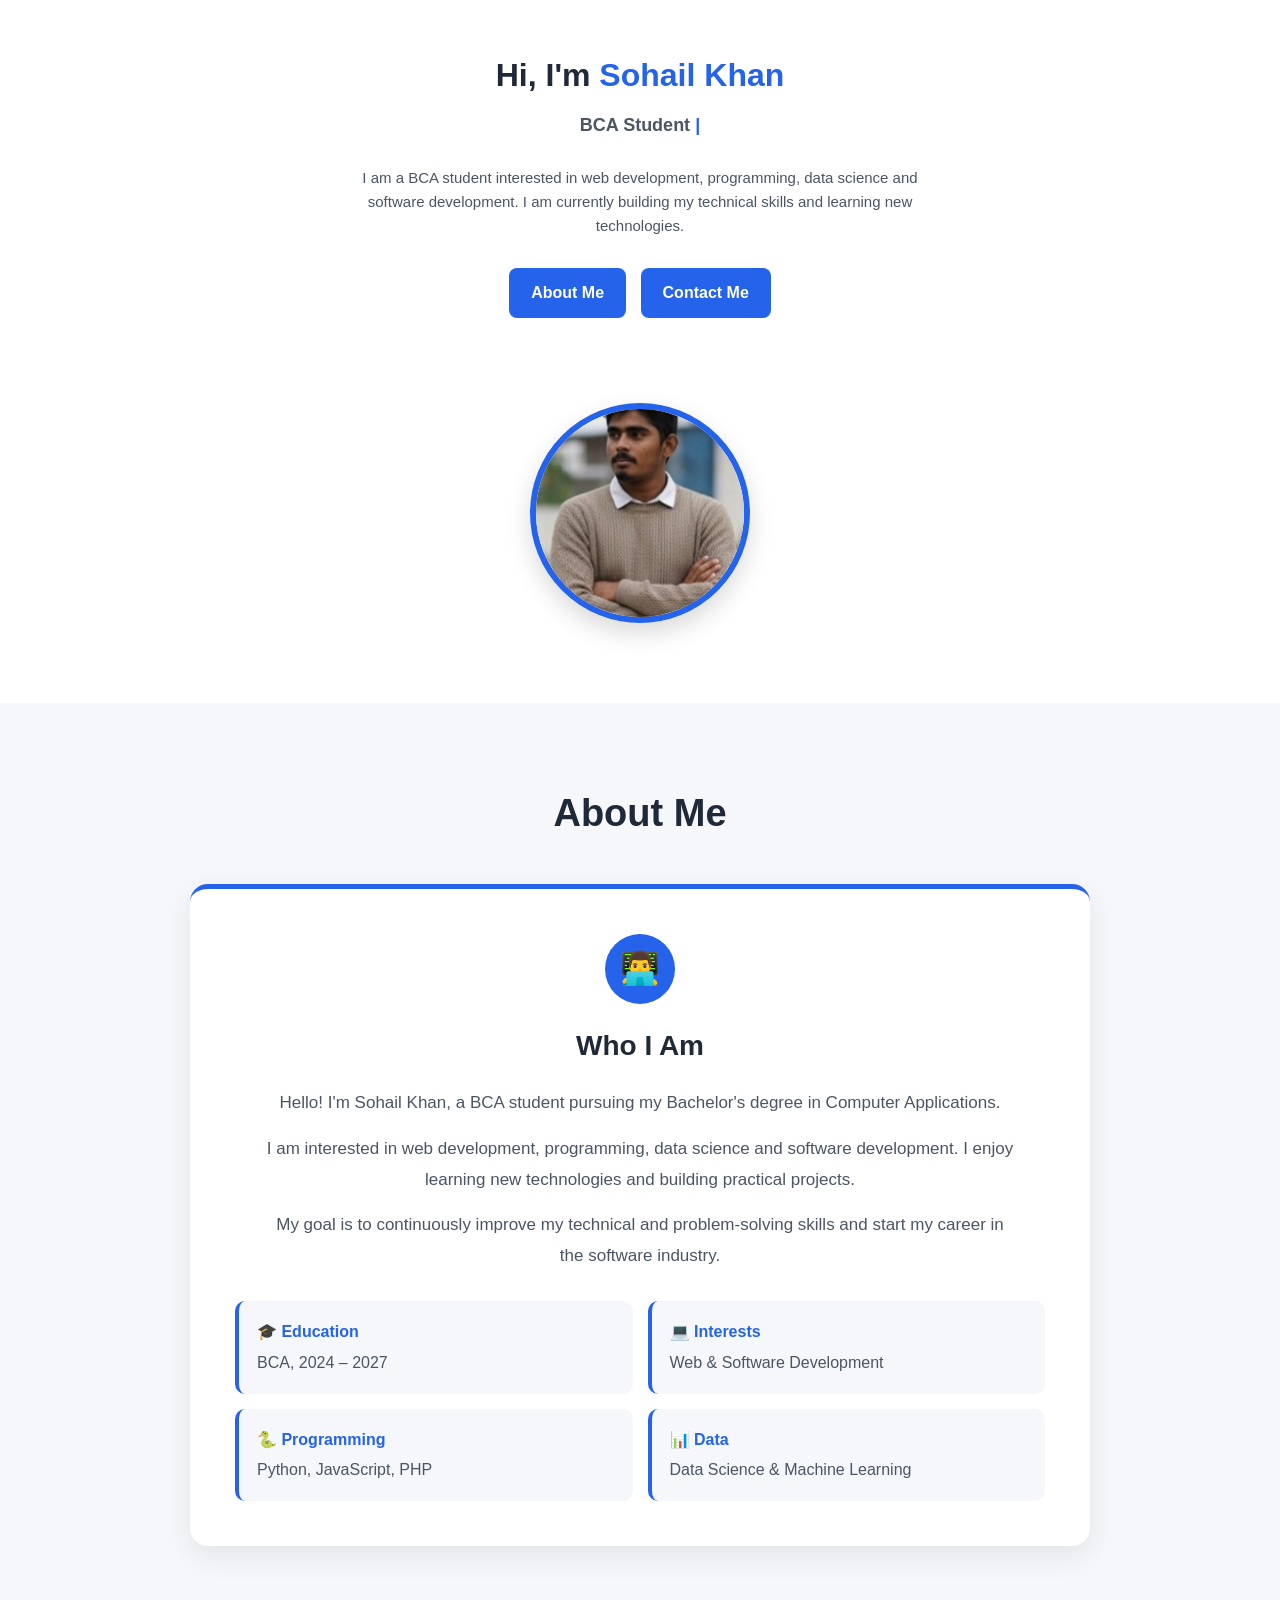
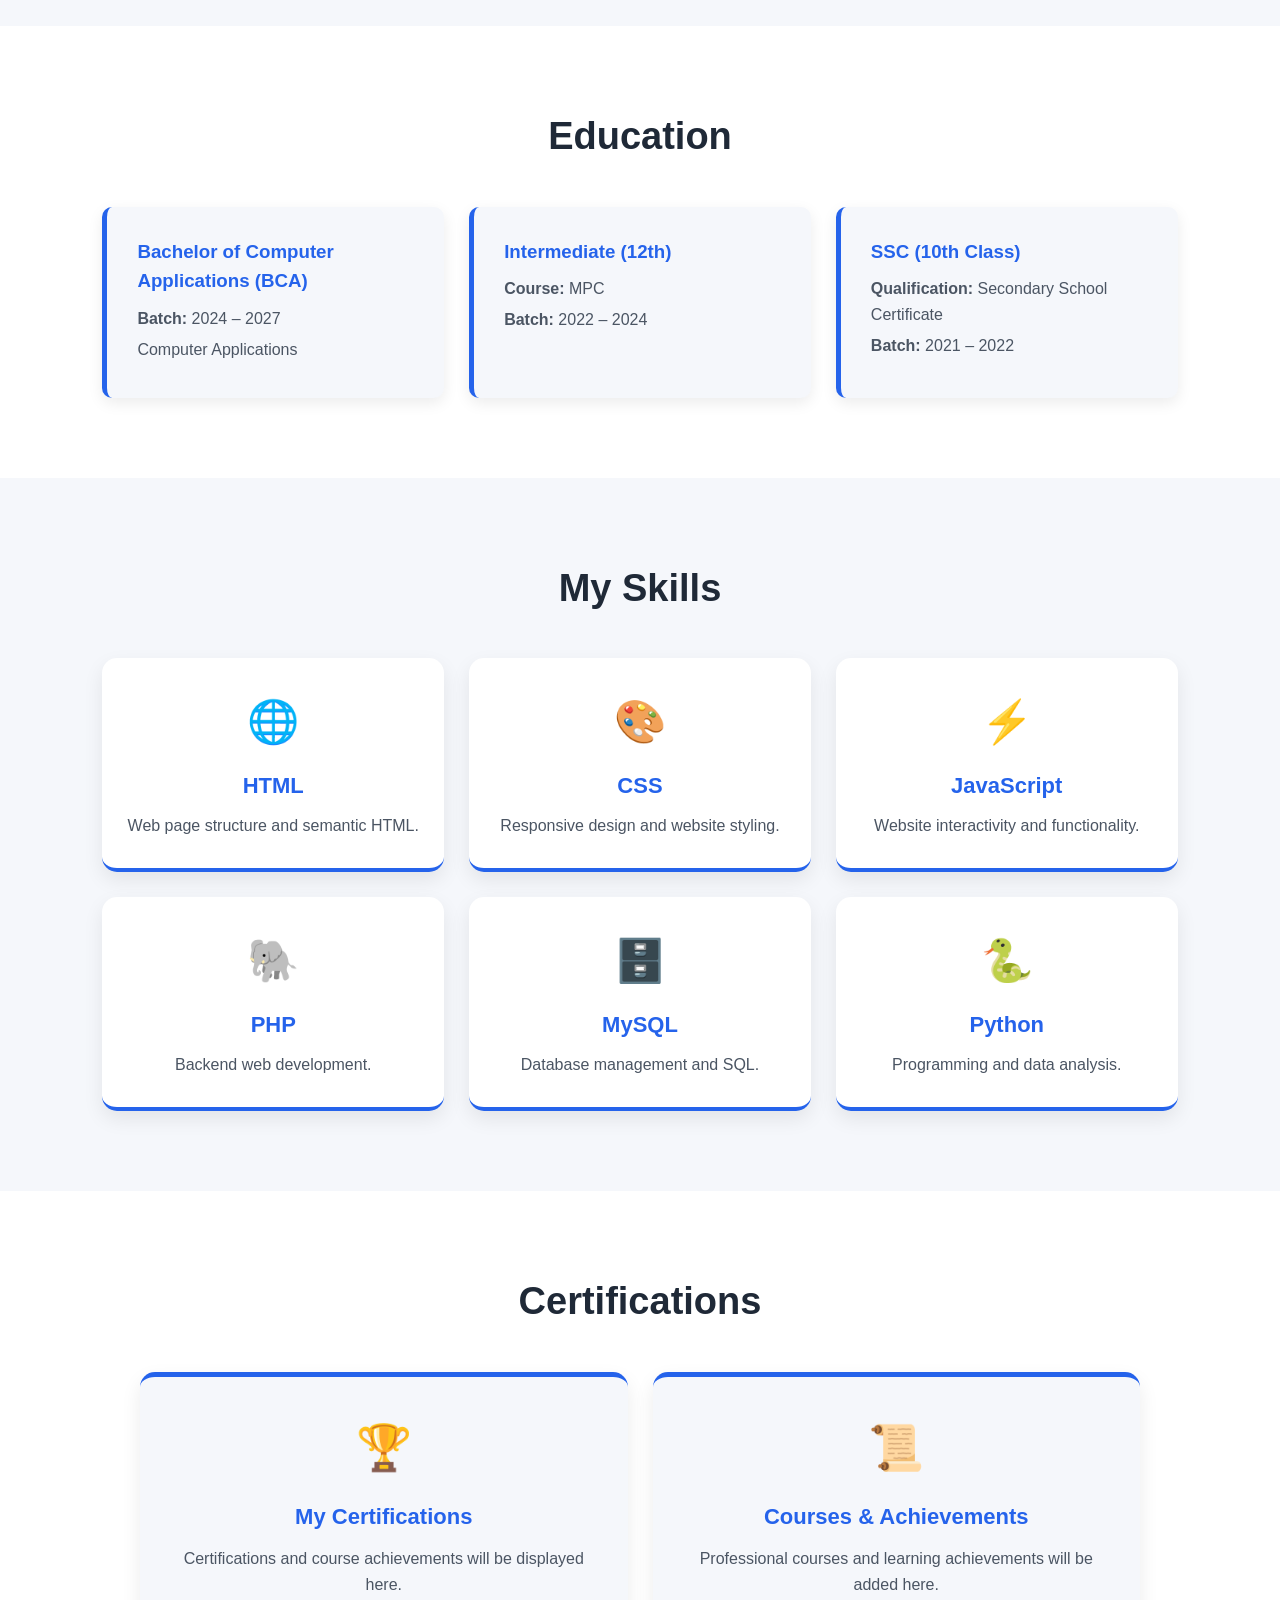
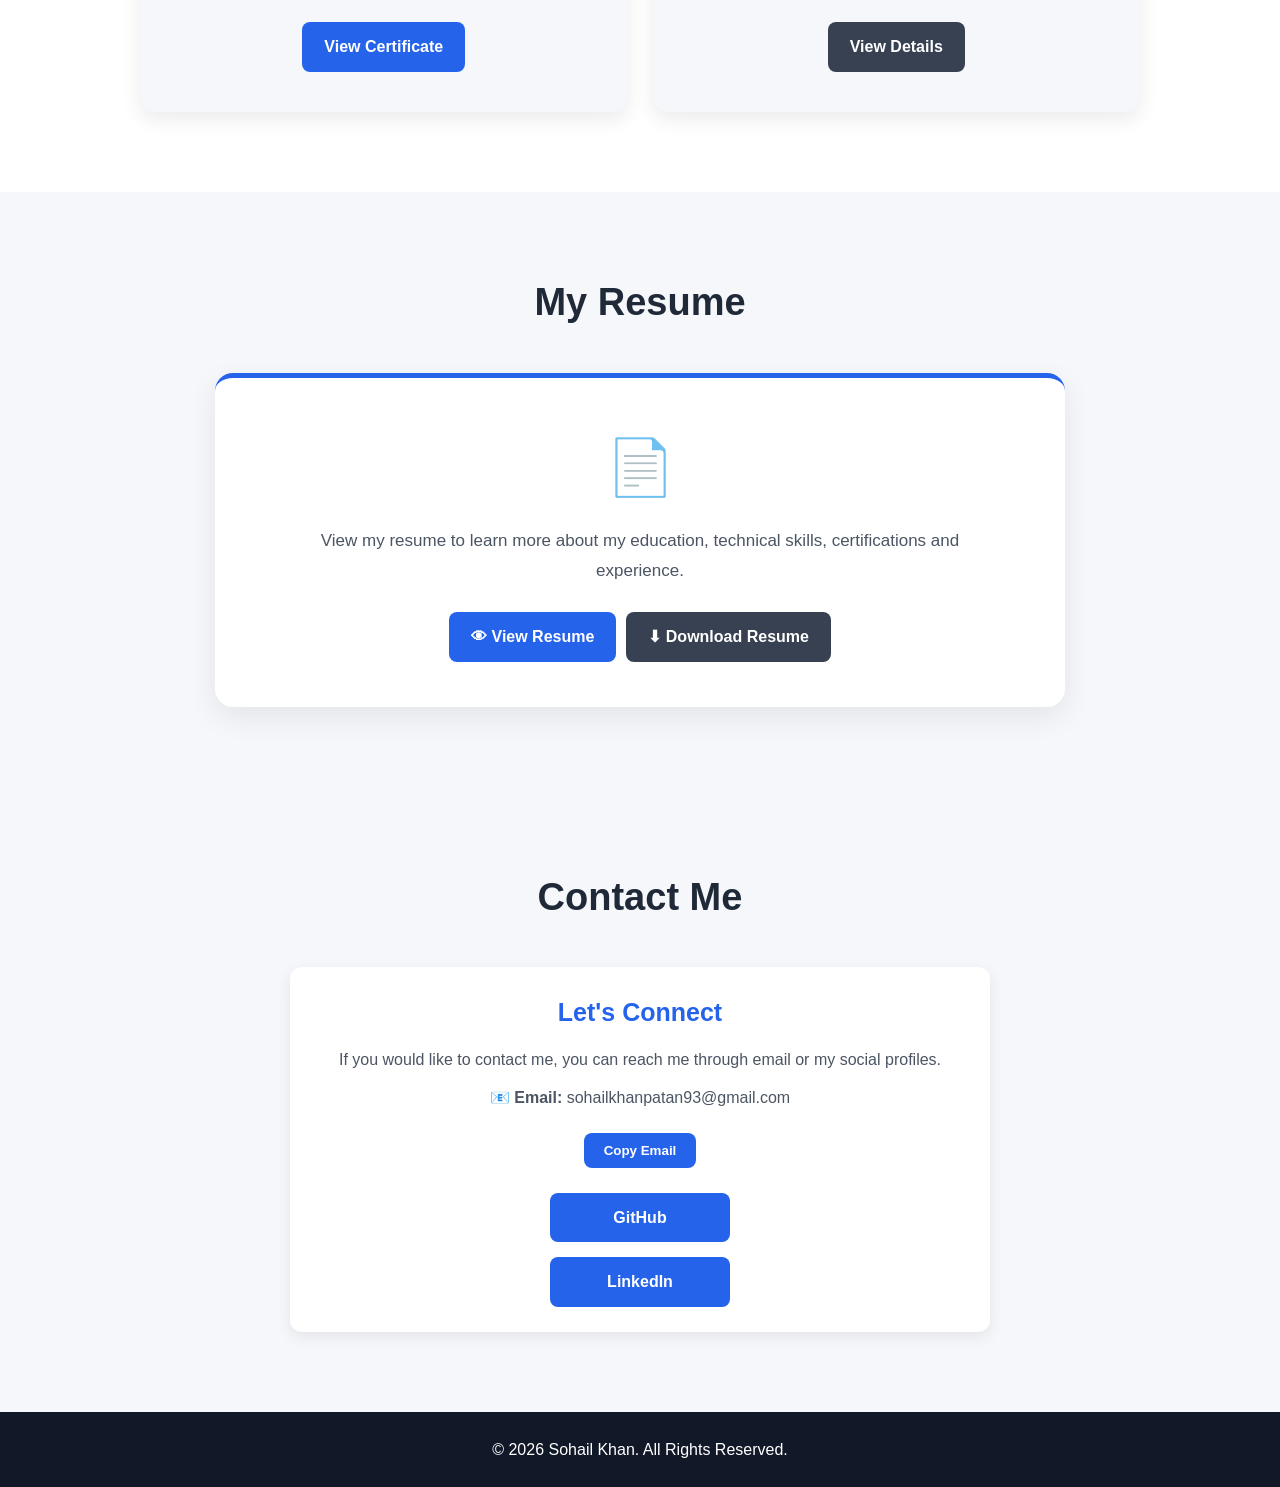
<file: index.html>
<!<!DOCTYPE html>
<html lang="en">

<head>
    <meta charset="UTF-8">
    <meta name="viewport" content="width=device-width, initial-scale=1.0">

    <title>Sohail Khan | Portfolio</title>

    <link rel="stylesheet" href="style1.css">
</head>

<body>

    <!-- =========================
         NAVBAR
    ========================== -->




    <!-- =========================
         HOME
    ========================== -->

    <section id="home" class="home">

        <div class="home-content">

            <h1>
                Hi, I'm <span>Sohail Khan</span>
            </h1>

            <h2 class="typing-text">
                <span id="typing"></span>
                <span class="cursor">|</span>
            </h2>

            <p>
                I am a BCA student interested in web development,
                programming, data science and software development.
                I am currently building my technical skills and
                learning new technologies.
            </p>

            <a href="#about" class="btn">
                About Me
            </a>

            <a href="#contact" class="btn">
                Contact Me
            </a>

        </div>


        <div class="home-image">

             <img src="/images /profile.jpg"
                 alt="Sohail Khan Profile Photo">


        </div>

    </section>


    <!-- =========================
         ABOUT
    ========================== -->

<section id="about">
    <h2 class="section-title">About Me</h2>

    <div class="about-container">

        <div class="about-card">
            <div class="about-icon">👨‍💻</div>

            <h3>Who I Am</h3>

            <p>
                Hello! I'm Sohail Khan, a BCA student pursuing my
                Bachelor's degree in Computer Applications.
            </p>

            <p>
                I am interested in web development, programming,
                data science and software development. I enjoy
                learning new technologies and building practical
                projects.
            </p>

            <p>
                My goal is to continuously improve my technical
                and problem-solving skills and start my career
                in the software industry.
            </p>

            <div class="about-details">

                <div>
                    <strong>🎓 Education</strong>
                    <span>BCA, 2024 – 2027</span>
                </div>

                <div>
                    <strong>💻 Interests</strong>
                    <span>Web & Software Development</span>
                </div>

                <div>
                    <strong>🐍 Programming</strong>
                    <span>Python, JavaScript, PHP</span>
                </div>

                <div>
                    <strong>📊 Data</strong>
                    <span>Data Science & Machine Learning</span>
                </div>

            </div>

        </div>

    </div>
</section>

    <!-- =========================
         EDUCATION
    ========================== -->

<section id="education">
    <h2 class="section-title">Education</h2>

    <div class="education-container">

        <div class="education-card">
            <h3>Bachelor of Computer Applications (BCA)</h3>
            <p><strong>Batch:</strong> 2024 – 2027</p>
            <p>Computer Applications</p>
        </div>

        <div class="education-card">
            <h3>Intermediate (12th)</h3>
            <p><strong>Course:</strong> MPC</p>
            <p><strong>Batch:</strong> 2022 – 2024</p>
        </div>

        <div class="education-card">
            <h3>SSC (10th Class)</h3>
            <p><strong>Qualification:</strong> Secondary School Certificate</p>
             <p><strong>Batch:</strong> 2021 – 2022</p>
            
        </div>

    </div>
</section>


    <!-- =========================
         SKILLS
    ========================== -->

<section id="skills">
    <h2 class="section-title">My Skills</h2>

    <div class="skills-container">

        <div class="skill-card">
            <div class="skill-icon">🌐</div>
            <h3>HTML</h3>
            <p>Web page structure and semantic HTML.</p>
        </div>

        <div class="skill-card">
            <div class="skill-icon">🎨</div>
            <h3>CSS</h3>
            <p>Responsive design and website styling.</p>
        </div>

        <div class="skill-card">
            <div class="skill-icon">⚡</div>
            <h3>JavaScript</h3>
            <p>Website interactivity and functionality.</p>
        </div>

        <div class="skill-card">
            <div class="skill-icon">🐘</div>
            <h3>PHP</h3>
            <p>Backend web development.</p>
        </div>

        <div class="skill-card">
            <div class="skill-icon">🗄️</div>
            <h3>MySQL</h3>
            <p>Database management and SQL.</p>
        </div>

        <div class="skill-card">
            <div class="skill-icon">🐍</div>
            <h3>Python</h3>
            <p>Programming and data analysis.</p>
        </div>

    </div>
</section>


    <!-- =========================
         CERTIFICATIONS
    ========================== -->
<section id="certifications">
    <h2 class="section-title">Certifications</h2>

    <div class="certifications-container">

        <div class="certificate-card">
            <div class="certificate-icon">🏆</div>

            <h3>My Certifications</h3>

            <p>
                Certifications and course achievements will be
                displayed here.
            </p>

            <a href="#" class="btn">
                View Certificate
            </a>
        </div>

        <div class="certificate-card">
            <div class="certificate-icon">📜</div>

            <h3>Courses & Achievements</h3>

            <p>
                Professional courses and learning achievements
                will be added here.
            </p>

            <a href="#" class="btn secondary-btn">
                View Details
            </a>
        </div>

    </div>
</section>


    <!-- =========================
         RESUME
    ========================== -->

   <section id="resume">
    <h2 class="section-title">My Resume</h2>

    <div class="resume-container">

        <div class="resume-card">

            <div class="resume-icon">📄</div>

            

            <p>
                View my resume to learn more about my education,
                technical skills, certifications and experience.
            </p>

            <div class="resume-buttons">

                <a href="resume/resume.pdf"
                   target="_blank"
                   class="btn">
                    👁 View Resume
                </a>

                <a href="resume/resume.pdf"
                   download
                   class="btn secondary-btn">
                    ⬇ Download Resume
                </a>

            </div>

        </div>

    </div>
</section>

    <!-- =========================
         CONTACT
    ========================== -->

    <section id="contact">

        <h2 class="section-title">
            Contact Me
        </h2>

        <div class="contact-container">

            <div class="contact-card">

                <h3>
                    Let's Connect
                </h3>

                <p>
                    If you would like to contact me, you can reach me
                    through email or my social profiles.
                </p>

                <p>
                    
                    📧 <strong>Email:</strong>
                    sohailkhanpatan93@gmail.com
                </p>

                <button id="copyEmail" class="copy-btn">
                    Copy Email
                </button>


                <div class="social-links">

                    <a
                        href="https://github.com/sohailkhanpatan"
                        target="_blank"
                    >
                        GitHub
                    </a>

                    <a
                        href="https://www.linkedin.com/in/patan-sohail-khan-7632273a3?utm_source=share_via&utm_content=profile&utm_medium=member_android"
                        target="_blank"
                    >
                        LinkedIn
                    </a>

                </div>

            </div>

        </div>

    </section>


    <!-- =========================
         FOOTER
    ========================== -->

    <footer>

        <p>
            © <span id="year"></span> Sohail Khan.
            All Rights Reserved.
        </p>

    </footer>


    <!-- BACK TO TOP -->

    <button id="backToTop" title="Back to Top">
        ↑
    </button>


    <!-- JAVASCRIPT -->

    <script src="script1.js"></script>

</body>

</html>
</file>
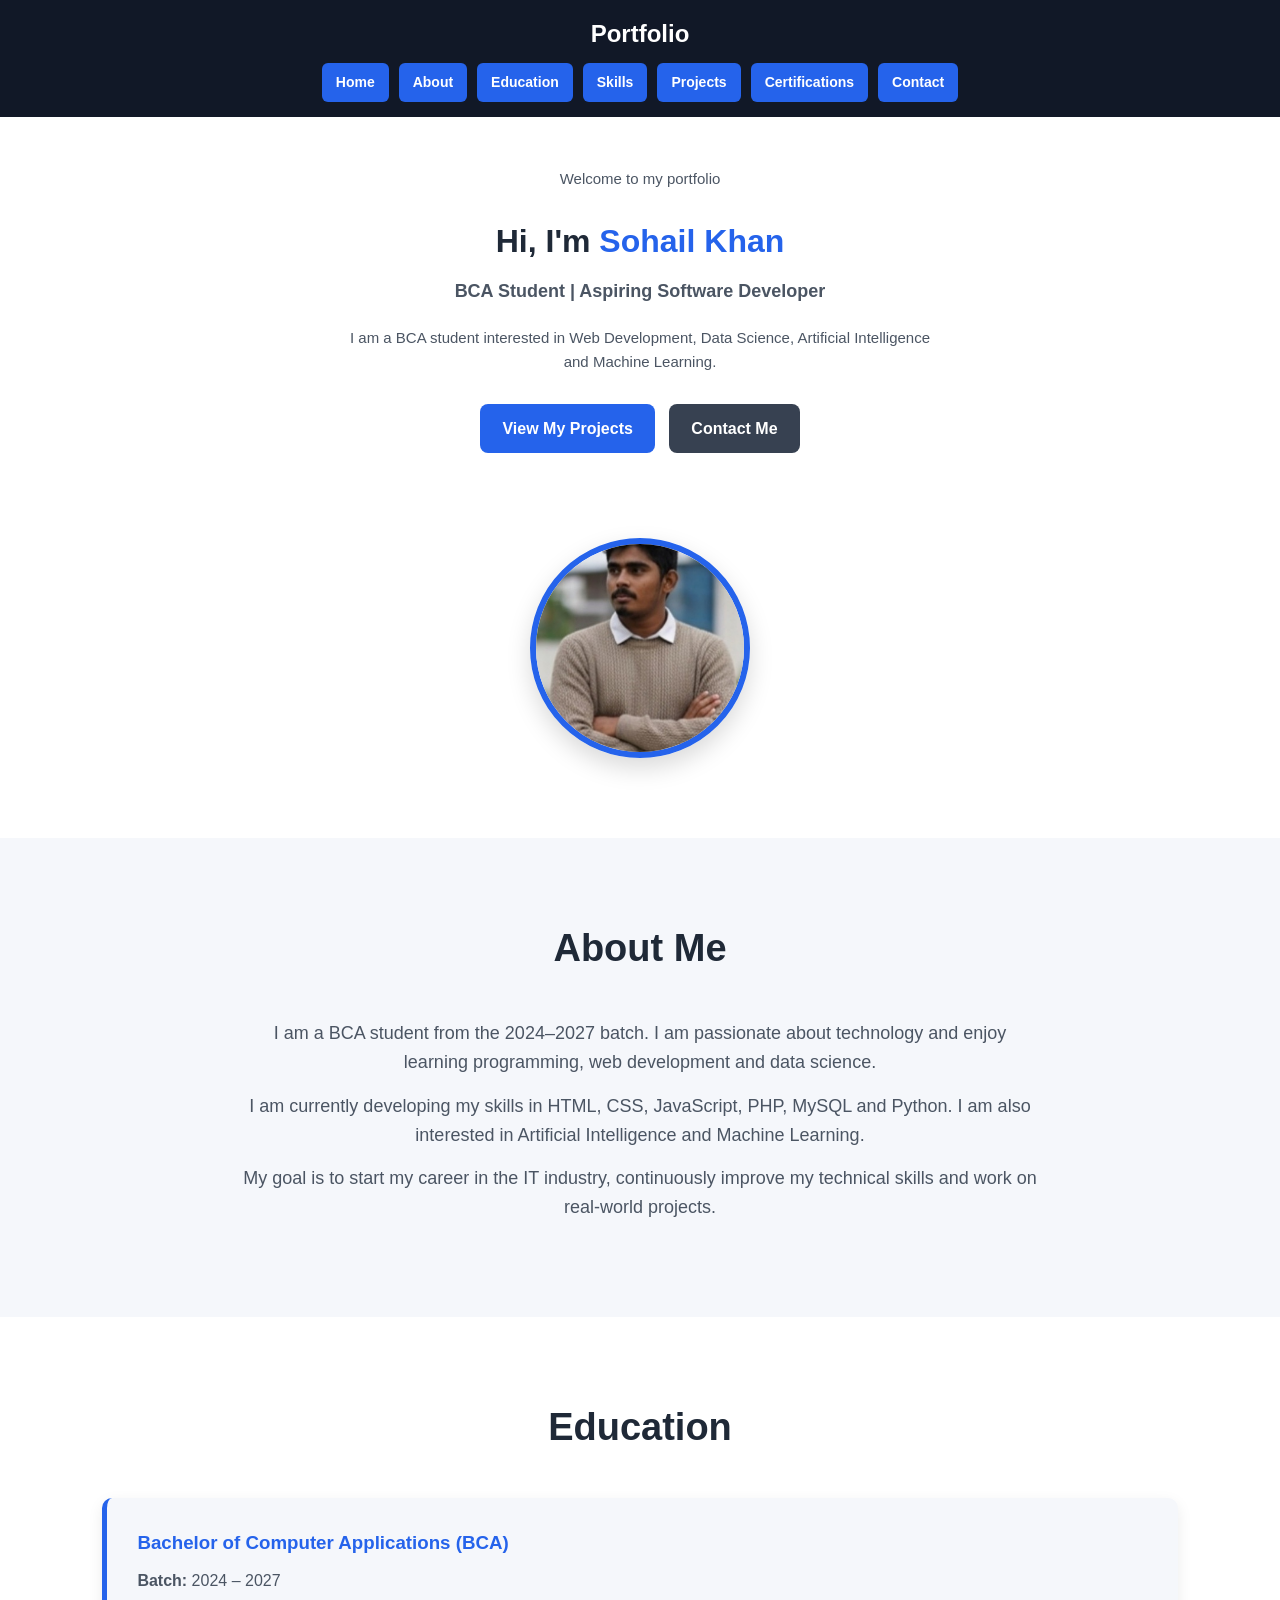
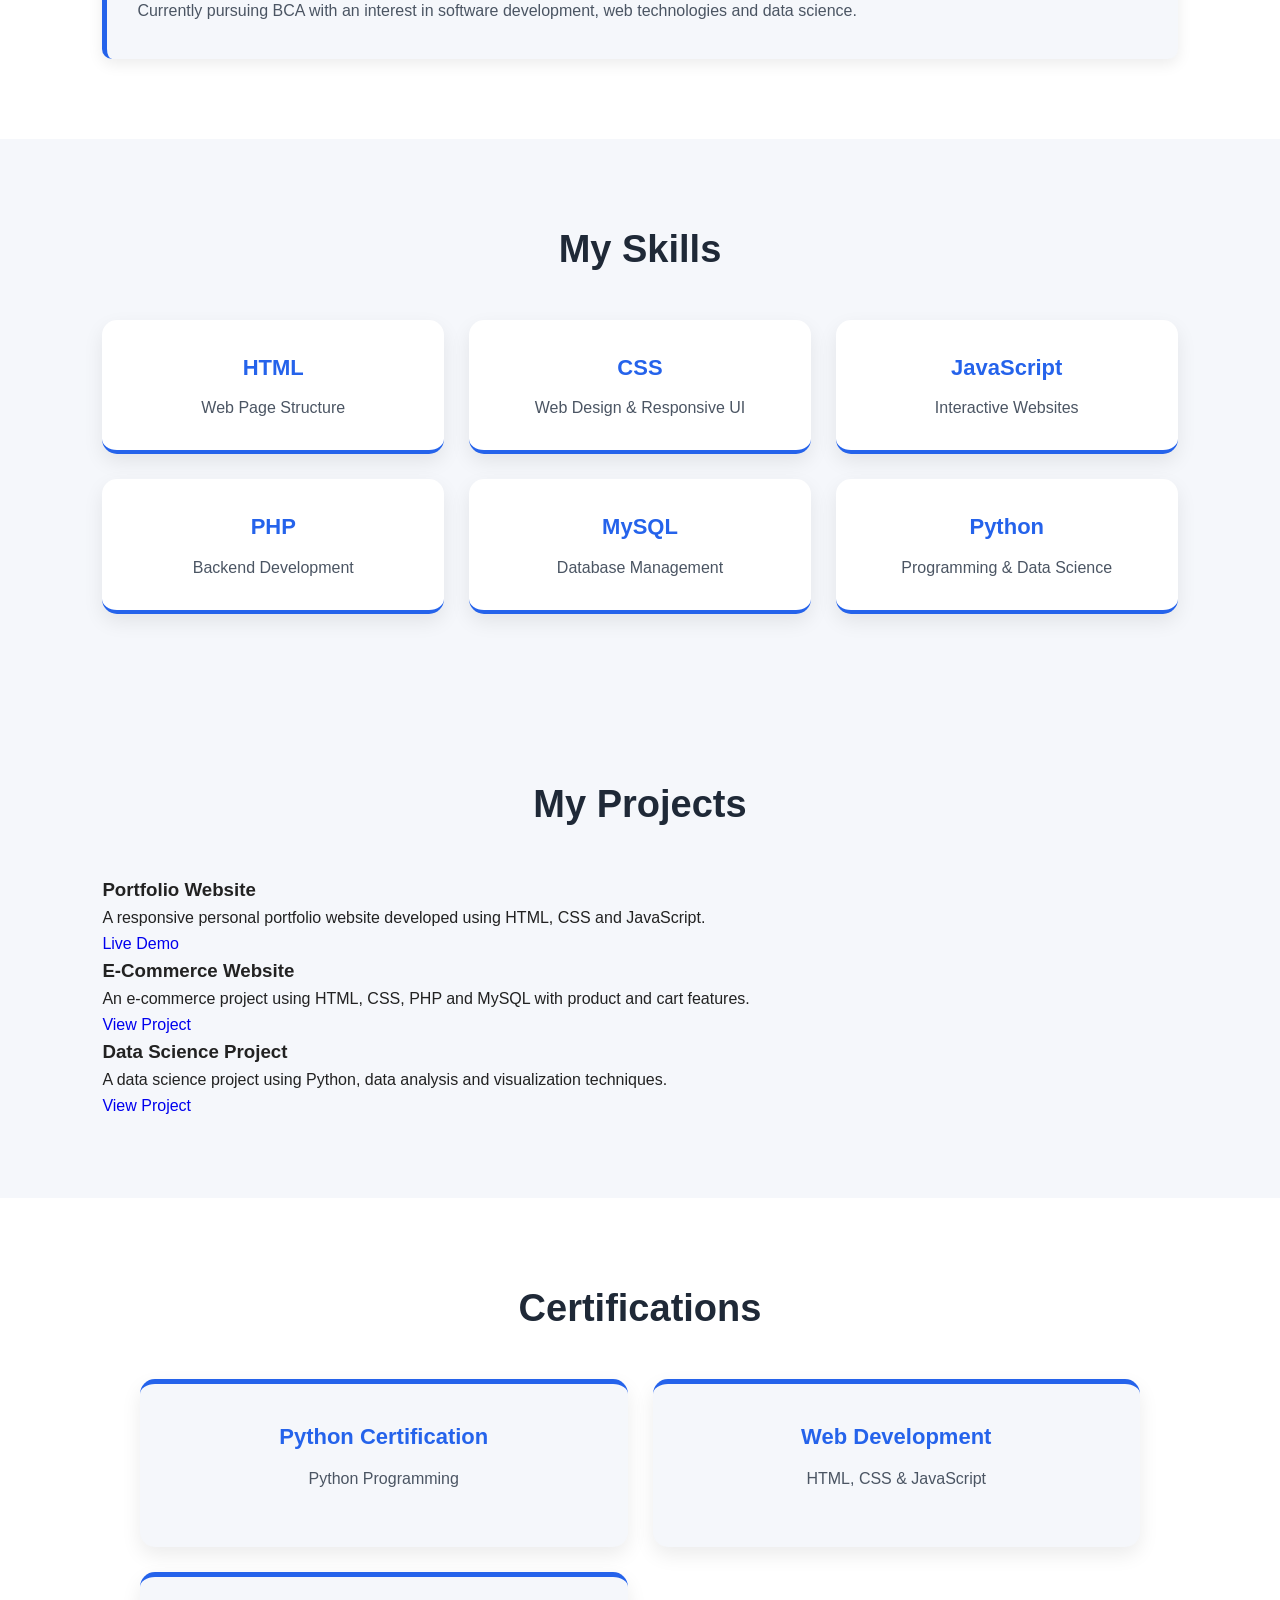
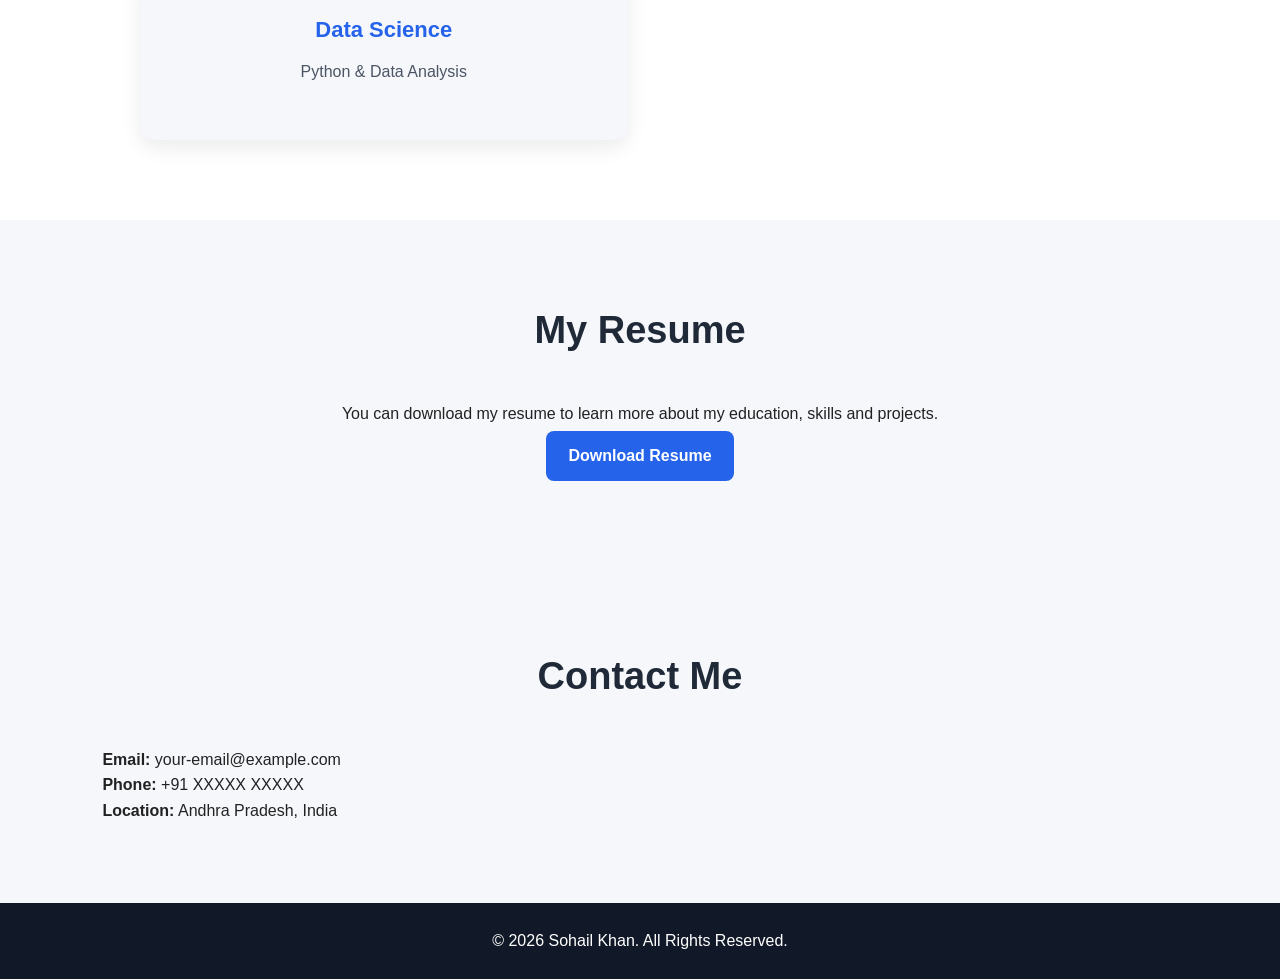
<file: index1.html>
<!DOCTYPE html>
<html lang="en">
<head>
    <meta charset="UTF-8">
    <meta name="viewport" content="width=device-width, initial-scale=1.0">

    <title>Sohail Khan | BCA Student Portfolio</title>

    <!-- CSS File -->
    <link rel="stylesheet" href="/style1.css">
</head>

<body>

    <!-- ================= NAVBAR ================= -->
    <header>
        <nav class="navbar">

            <div class="logo">
                Portfolio
            </div>

            <ul class="nav-links">
                <li><a href="#home">Home</a></li>
                <li><a href="#about">About</a></li>
                <li><a href="#education">Education</a></li>
                <li><a href="#skills">Skills</a></li>
                <li><a href="#projects">Projects</a></li>
                <li><a href="#certifications">Certifications</a></li>
                <li><a href="#contact">Contact</a></li>
            </ul>

        </nav>
    </header>


    <!-- ================= HOME ================= -->
    <section id="home" class="home">

        <div class="home-content">

            <p class="welcome">
                Welcome to my portfolio
            </p>

            <h1>
                Hi, I'm <span>Sohail Khan</span>
            </h1>

            <h2>
                BCA Student | Aspiring Software Developer
            </h2>

            <p>
                I am a BCA student interested in Web Development,
                Data Science, Artificial Intelligence and Machine Learning.
            </p>

            <div class="home-buttons">
                <a href="#projects" class="btn">
                    View My Projects
                </a>

                <a href="#contact" class="btn secondary-btn">
                    Contact Me
                </a>
            </div>

        </div>


        <!-- Profile Image -->
        <div class="home-image">

            <img src="/images /profile.jpg"
                 alt="Sohail Khan Profile Photo">

        </div>

    </section>


    <!-- ================= ABOUT ================= -->
    <section id="about">

        <h2 class="section-title">
            About Me
        </h2>

        <div class="about-content">

            <p>
                I am a BCA student from the 2024–2027 batch.
                I am passionate about technology and enjoy learning
                programming, web development and data science.
            </p>

            <p>
                I am currently developing my skills in HTML, CSS,
                JavaScript, PHP, MySQL and Python. I am also interested
                in Artificial Intelligence and Machine Learning.
            </p>

            <p>
                My goal is to start my career in the IT industry,
                continuously improve my technical skills and work
                on real-world projects.
            </p>

        </div>

    </section>


    <!-- ================= EDUCATION ================= -->
    <section id="education">

        <h2 class="section-title">
            Education
        </h2>

        <div class="education-card">

            <h3>Bachelor of Computer Applications (BCA)</h3>

            <p>
                <strong>Batch:</strong> 2024 – 2027
            </p>

            <p>
                Currently pursuing BCA with an interest in
                software development, web technologies and data science.
            </p>

        </div>

    </section>


    <!-- ================= SKILLS ================= -->
    <section id="skills">

        <h2 class="section-title">
            My Skills
        </h2>

        <div class="skills-container">

            <div class="skill-card">
                <h3>HTML</h3>
                <p>Web Page Structure</p>
            </div>

            <div class="skill-card">
                <h3>CSS</h3>
                <p>Web Design & Responsive UI</p>
            </div>

            <div class="skill-card">
                <h3>JavaScript</h3>
                <p>Interactive Websites</p>
            </div>

            <div class="skill-card">
                <h3>PHP</h3>
                <p>Backend Development</p>
            </div>

            <div class="skill-card">
                <h3>MySQL</h3>
                <p>Database Management</p>
            </div>

            <div class="skill-card">
                <h3>Python</h3>
                <p>Programming & Data Science</p>
            </div>

        </div>

    </section>


    <!-- ================= PROJECTS ================= -->
    <section id="projects">

        <h2 class="section-title">
            My Projects
        </h2>

        <div class="projects-container">

            <div class="project-card">

                <h3>Portfolio Website</h3>

                <p>
                    A responsive personal portfolio website
                    developed using HTML, CSS and JavaScript.
                </p>

                <a href="#" class="project-btn">
                    Live Demo
                </a>

            </div>


            <div class="project-card">

                <h3>E-Commerce Website</h3>

                <p>
                    An e-commerce project using HTML, CSS,
                    PHP and MySQL with product and cart features.
                </p>

                <a href="#" class="project-btn">
                    View Project
                </a>

            </div>


            <div class="project-card">

                <h3>Data Science Project</h3>

                <p>
                    A data science project using Python,
                    data analysis and visualization techniques.
                </p>

                <a href="#" class="project-btn">
                    View Project
                </a>

            </div>

        </div>

    </section>


    <!-- ================= CERTIFICATIONS ================= -->
    <section id="certifications">

        <h2 class="section-title">
            Certifications
        </h2>

        <div class="certifications-container">

            <div class="certificate-card">
                <h3>Python Certification</h3>
                <p>Python Programming</p>
            </div>

            <div class="certificate-card">
                <h3>Web Development</h3>
                <p>HTML, CSS & JavaScript</p>
            </div>

            <div class="certificate-card">
                <h3>Data Science</h3>
                <p>Python & Data Analysis</p>
            </div>

        </div>

    </section>


    <!-- ================= RESUME ================= -->
    <section id="resume">

        <h2 class="section-title">
            My Resume
        </h2>

        <p>
            You can download my resume to learn more about
            my education, skills and projects.
        </p>

        <a href="resume/resume.pdf"
           class="btn"
           download>
            Download Resume
        </a>

    </section>


    <!-- ================= CONTACT ================= -->
    <section id="contact">

        <h2 class="section-title">
            Contact Me
        </h2>

        <div class="contact-content">

            <p>
                <strong>Email:</strong>
                your-email@example.com
            </p>

            <p>
                <strong>Phone:</strong>
                +91 XXXXX XXXXX
            </p>

            <p>
                <strong>Location:</strong>
                Andhra Pradesh, India
            </p>

        </div>

    </section>


    <!-- ================= FOOTER ================= -->
    <footer>

        <p>
            © 2026 Sohail Khan. All Rights Reserved.
        </p>

    </footer>


    <!-- JavaScript File -->
    <script src="/script1.js"></script>

</body>
</html>
</file>
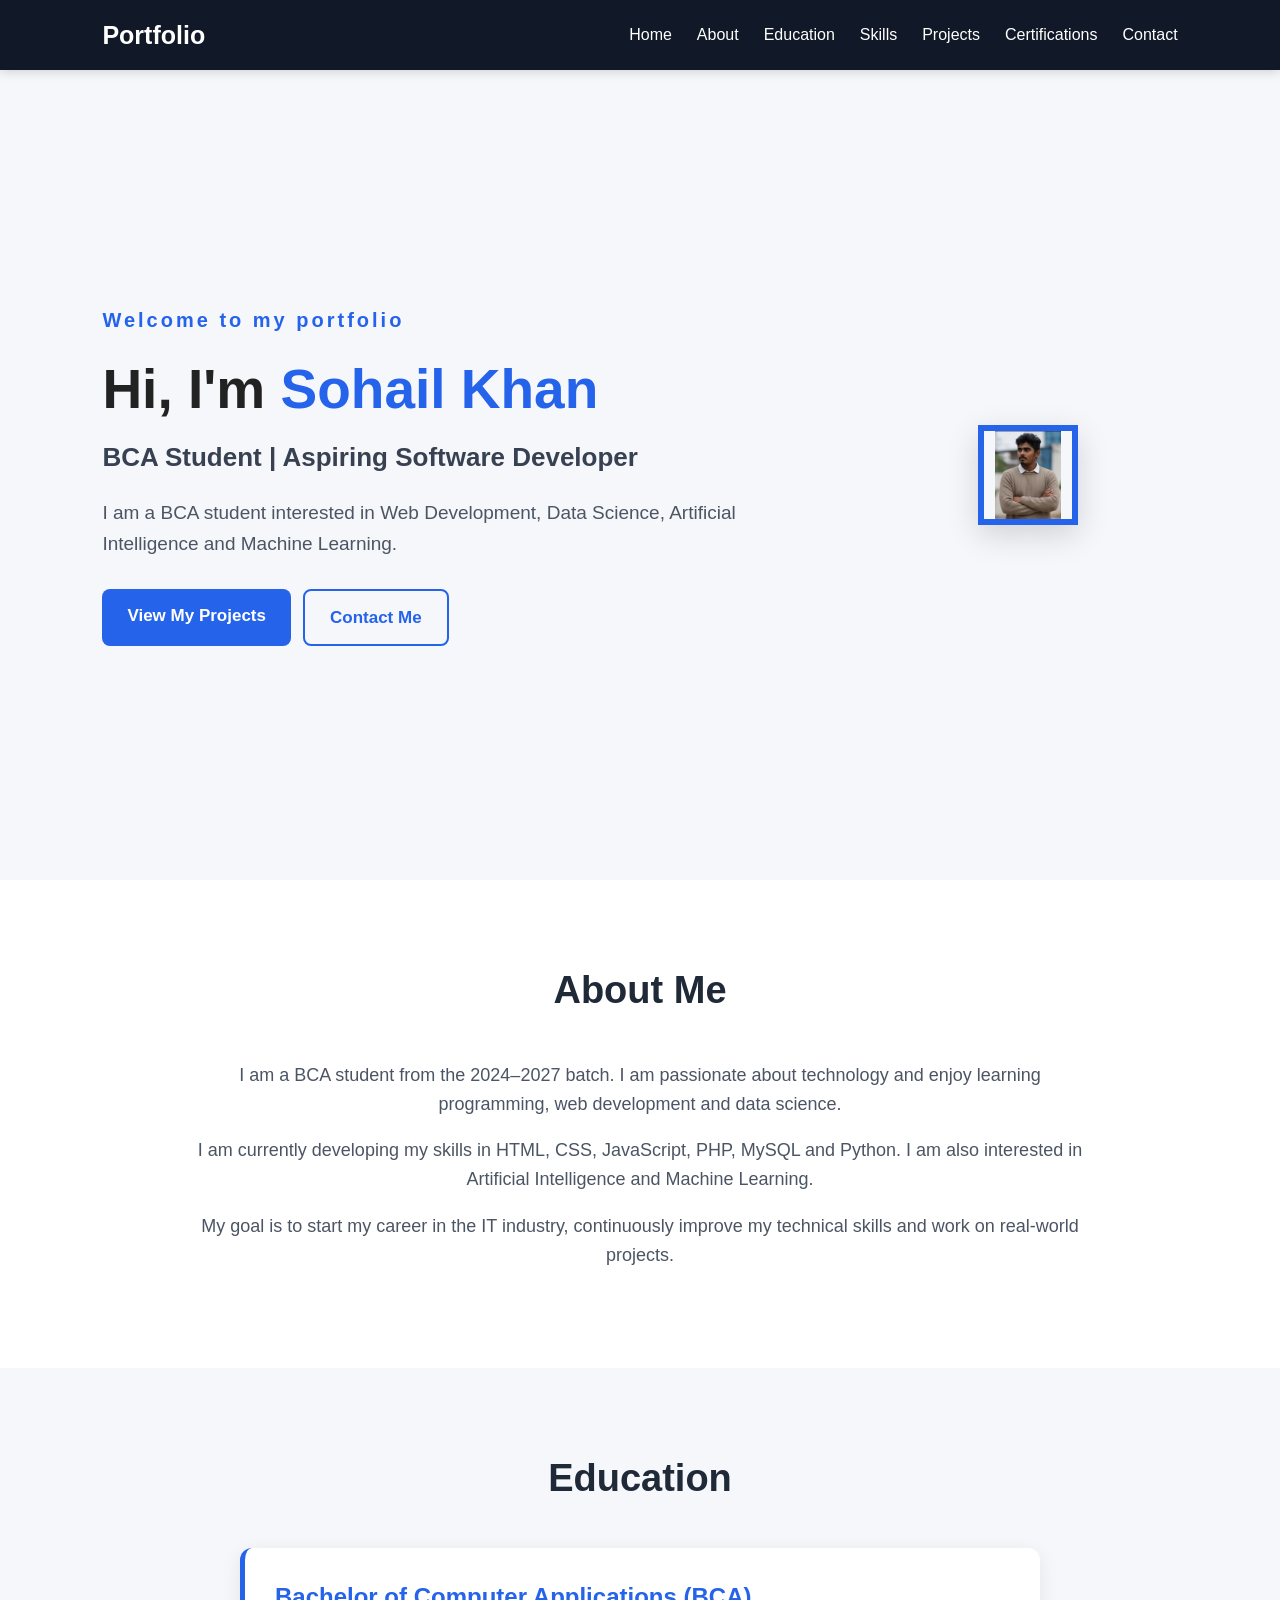
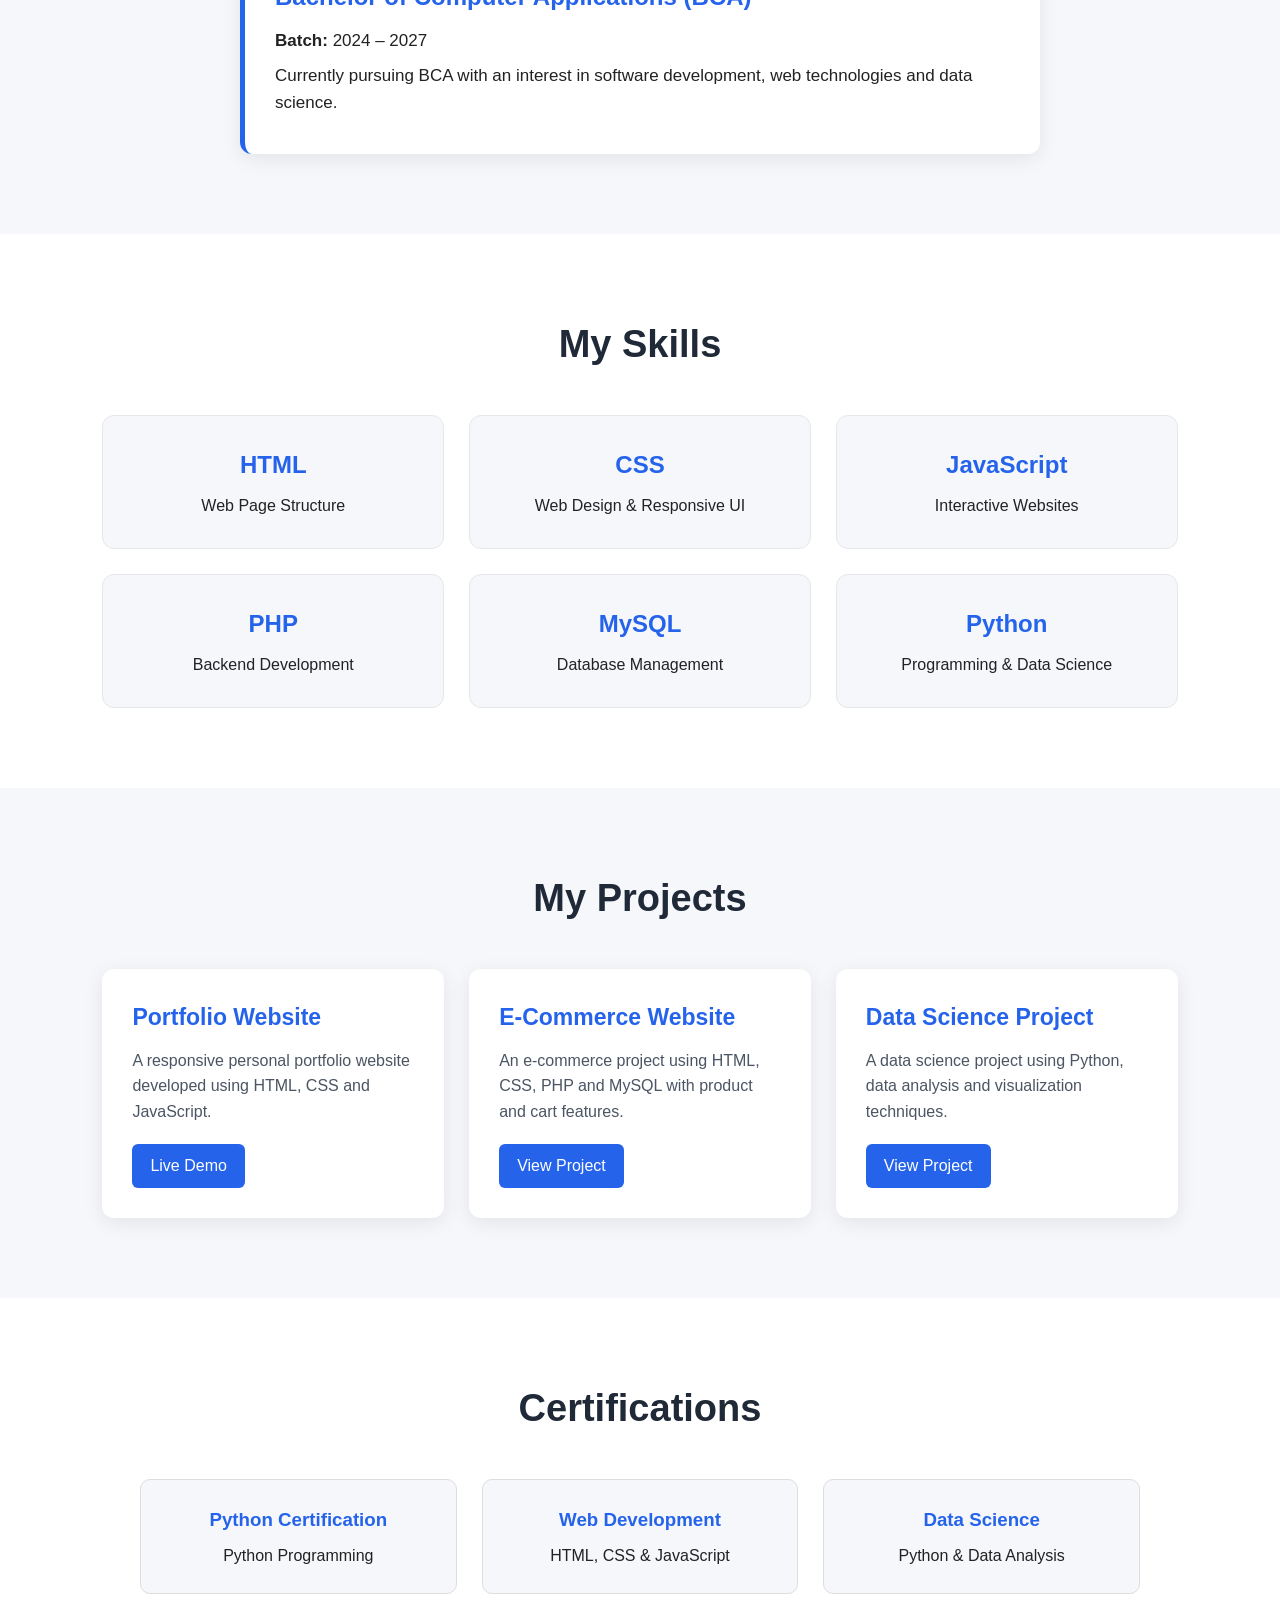
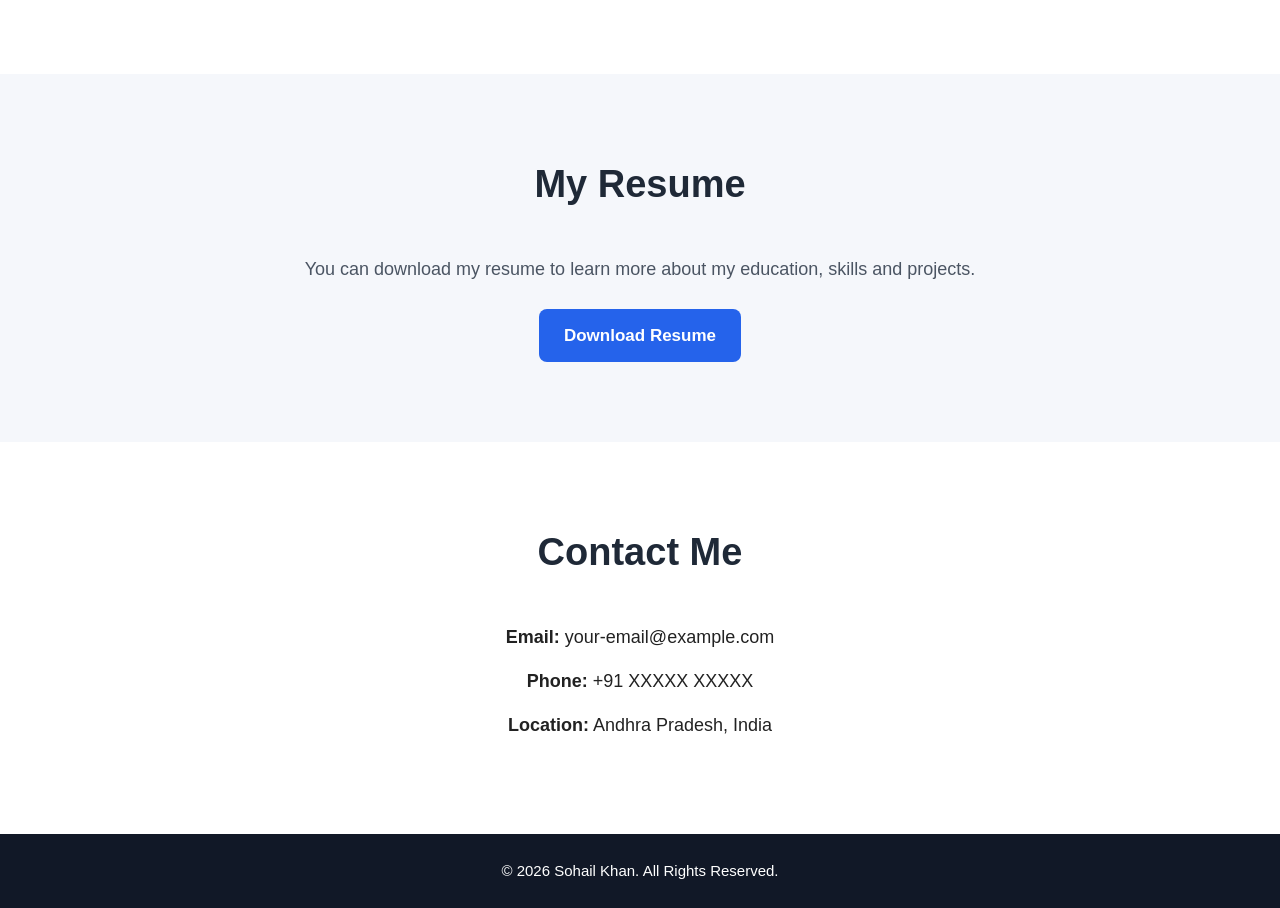
<file: My portfolio/index1.html>
<!DOCTYPE html>
<html lang="en">
<head>
    <meta charset="UTF-8">
    <meta name="viewport" content="width=device-width, initial-scale=1.0">

    <title>Sohail Khan | BCA Student Portfolio</title>

    <!-- CSS File -->
    <link rel="stylesheet" href="style1.css">
</head>

<body>

    <!-- ================= NAVBAR ================= -->
    <header>
        <nav class="navbar">

            <div class="logo">
                Portfolio
            </div>

            <ul class="nav-links">
                <li><a href="#home">Home</a></li>
                <li><a href="#about">About</a></li>
                <li><a href="#education">Education</a></li>
                <li><a href="#skills">Skills</a></li>
                <li><a href="#projects">Projects</a></li>
                <li><a href="#certifications">Certifications</a></li>
                <li><a href="#contact">Contact</a></li>
            </ul>

        </nav>
    </header>


    <!-- ================= HOME ================= -->
    <section id="home" class="home">

        <div class="home-content">

            <p class="welcome">
                Welcome to my portfolio
            </p>

            <h1>
                Hi, I'm <span>Sohail Khan</span>
            </h1>

            <h2>
                BCA Student | Aspiring Software Developer
            </h2>

            <p>
                I am a BCA student interested in Web Development,
                Data Science, Artificial Intelligence and Machine Learning.
            </p>

            <div class="home-buttons">
                <a href="#projects" class="btn">
                    View My Projects
                </a>

                <a href="#contact" class="btn secondary-btn">
                    Contact Me
                </a>
            </div>

        </div>


        <!-- Profile Image -->
        <div class="home-image">

            <img src="/My portfolio/images /profile.jpg"
                 alt="Sohail Khan Profile Photo">

        </div>

    </section>


    <!-- ================= ABOUT ================= -->
    <section id="about">

        <h2 class="section-title">
            About Me
        </h2>

        <div class="about-content">

            <p>
                I am a BCA student from the 2024–2027 batch.
                I am passionate about technology and enjoy learning
                programming, web development and data science.
            </p>

            <p>
                I am currently developing my skills in HTML, CSS,
                JavaScript, PHP, MySQL and Python. I am also interested
                in Artificial Intelligence and Machine Learning.
            </p>

            <p>
                My goal is to start my career in the IT industry,
                continuously improve my technical skills and work
                on real-world projects.
            </p>

        </div>

    </section>


    <!-- ================= EDUCATION ================= -->
    <section id="education">

        <h2 class="section-title">
            Education
        </h2>

        <div class="education-card">

            <h3>Bachelor of Computer Applications (BCA)</h3>

            <p>
                <strong>Batch:</strong> 2024 – 2027
            </p>

            <p>
                Currently pursuing BCA with an interest in
                software development, web technologies and data science.
            </p>

        </div>

    </section>


    <!-- ================= SKILLS ================= -->
    <section id="skills">

        <h2 class="section-title">
            My Skills
        </h2>

        <div class="skills-container">

            <div class="skill-card">
                <h3>HTML</h3>
                <p>Web Page Structure</p>
            </div>

            <div class="skill-card">
                <h3>CSS</h3>
                <p>Web Design & Responsive UI</p>
            </div>

            <div class="skill-card">
                <h3>JavaScript</h3>
                <p>Interactive Websites</p>
            </div>

            <div class="skill-card">
                <h3>PHP</h3>
                <p>Backend Development</p>
            </div>

            <div class="skill-card">
                <h3>MySQL</h3>
                <p>Database Management</p>
            </div>

            <div class="skill-card">
                <h3>Python</h3>
                <p>Programming & Data Science</p>
            </div>

        </div>

    </section>


    <!-- ================= PROJECTS ================= -->
    <section id="projects">

        <h2 class="section-title">
            My Projects
        </h2>

        <div class="projects-container">

            <div class="project-card">

                <h3>Portfolio Website</h3>

                <p>
                    A responsive personal portfolio website
                    developed using HTML, CSS and JavaScript.
                </p>

                <a href="#" class="project-btn">
                    Live Demo
                </a>

            </div>


            <div class="project-card">

                <h3>E-Commerce Website</h3>

                <p>
                    An e-commerce project using HTML, CSS,
                    PHP and MySQL with product and cart features.
                </p>

                <a href="#" class="project-btn">
                    View Project
                </a>

            </div>


            <div class="project-card">

                <h3>Data Science Project</h3>

                <p>
                    A data science project using Python,
                    data analysis and visualization techniques.
                </p>

                <a href="#" class="project-btn">
                    View Project
                </a>

            </div>

        </div>

    </section>


    <!-- ================= CERTIFICATIONS ================= -->
    <section id="certifications">

        <h2 class="section-title">
            Certifications
        </h2>

        <div class="certifications-container">

            <div class="certificate-card">
                <h3>Python Certification</h3>
                <p>Python Programming</p>
            </div>

            <div class="certificate-card">
                <h3>Web Development</h3>
                <p>HTML, CSS & JavaScript</p>
            </div>

            <div class="certificate-card">
                <h3>Data Science</h3>
                <p>Python & Data Analysis</p>
            </div>

        </div>

    </section>


    <!-- ================= RESUME ================= -->
    <section id="resume">

        <h2 class="section-title">
            My Resume
        </h2>

        <p>
            You can download my resume to learn more about
            my education, skills and projects.
        </p>

        <a href="resume/resume.pdf"
           class="btn"
           download>
            Download Resume
        </a>

    </section>


    <!-- ================= CONTACT ================= -->
    <section id="contact">

        <h2 class="section-title">
            Contact Me
        </h2>

        <div class="contact-content">

            <p>
                <strong>Email:</strong>
                your-email@example.com
            </p>

            <p>
                <strong>Phone:</strong>
                +91 XXXXX XXXXX
            </p>

            <p>
                <strong>Location:</strong>
                Andhra Pradesh, India
            </p>

        </div>

    </section>


    <!-- ================= FOOTER ================= -->
    <footer>

        <p>
            © 2026 Sohail Khan. All Rights Reserved.
        </p>

    </footer>


    <!-- JavaScript File -->
    <script src="script1.js"></script>

</body>
</html>
</file>
<file: style1.css>
/* =========================
   GENERAL
========================= */

* {
    margin: 0;
    padding: 0;
    box-sizing: border-box;
    scroll-behavior: smooth;
}

body {
    font-family: Arial, Helvetica, sans-serif;
    line-height: 1.6;
    background: #f5f7fb;
    color: #222;
}

a {
    text-decoration: none;
}

section {
    padding: 80px 8%;
}

.section-title {
    text-align: center;
    font-size: 38px;
    margin-bottom: 40px;
    color: #1f2937;
}


/* =========================
   NAVBAR
========================= */

header {
    background: #111827;
    position: sticky;
    top: 0;
    z-index: 1000;
}

.navbar {
    min-height: 70px;
    padding: 15px 8%;

    display: flex;
    align-items: center;
    justify-content: space-between;
}

.logo {
    color: white;
    font-size: 24px;
    font-weight: bold;
}

.nav-links {
    list-style: none;

    display: flex;
    gap: 25px;
}

.nav-links a {
    color: white;
    font-weight: 500;
    transition: 0.3s;
}

.nav-links a:hover {
    color: #60a5fa;
}


/* =========================
   HOME
========================= */

.home {
    min-height: 90vh;

    display: flex;
    align-items: center;
    justify-content: space-between;

    gap: 50px;
    background: white;
}

.home-content {
    flex: 1;
}

.home-content h1 {
    font-size: 45px;
    color: #1f2937;
}

.home-content h1 span {
    color: #2563eb;
}

.home-content h2 {
    margin: 10px 0 20px;
    color: #4b5563;
    font-size: 22px;
}

.home-content p {
    max-width: 600px;
    margin-bottom: 25px;
    color: #4b5563;
}


/* =========================
   TYPING EFFECT
========================= */

.typing-text {
    min-height: 35px;
}

.cursor {
    color: #2563eb;
    font-weight: bold;
    animation: blink 0.7s infinite;
}

@keyframes blink {

    50% {
        opacity: 0;
    }

}


/* =========================
   BUTTONS
========================= */

.btn {
    display: inline-block;

    padding: 12px 22px;
    margin-right: 10px;

    background: #2563eb;
    color: white;

    border-radius: 8px;

    font-weight: bold;

    transition: 0.3s;
}

.btn:hover {
    background: #1d4ed8;
    transform: translateY(-3px);
}

.secondary-btn {
    background: #374151;
}

.secondary-btn:hover {
    background: #1f2937;
}


/* =========================
   PROFILE IMAGE
========================= */

.home-image {
    flex: 1;

    display: flex;
    justify-content: center;
}

.home-image img {
    width: 280px;
    height: 280px;

    object-fit: cover;

    border-radius: 50%;

    border: 6px solid #2563eb;

    box-shadow: 0 10px 25px rgba(0, 0, 0, 0.15);
}


/* =========================
   ABOUT
========================= */

#about {
    background: #f5f7fb;
}

.about-content {
    max-width: 800px;
    margin: auto;

    text-align: center;
}

.about-content p {
    margin-bottom: 15px;

    font-size: 18px;
    color: #4b5563;
}


/* =========================
   EDUCATION
========================= */

#education {
    background: white;
}

.education-container {
    display: grid;
    grid-template-columns: repeat(3, 1fr);
    gap: 25px;
    max-width: 1100px;
    margin: auto;
}

.education-card {
    width: 100%;

    padding: 30px;

    background: #f5f7fb;

    border-left: 5px solid #2563eb;

    border-radius: 10px;

    box-shadow: 0 5px 15px rgba(0, 0, 0, 0.08);
}

.education-card h3 {
    color: #2563eb;
    margin-bottom: 10px;
}

.education-card p {
    color: #4b5563;
    margin: 5px 0;
}


/* =========================
   SKILLS
========================= */

#skills {
    background: #f5f7fb;
}

.skills-container {
    display: grid;

    grid-template-columns: repeat(3, 1fr);

    gap: 25px;

    max-width: 1000px;

    margin: auto;
}

.skill-card {
    background: white;

    padding: 25px;

    border-radius: 12px;

    text-align: center;

    box-shadow: 0 5px 15px rgba(0, 0, 0, 0.08);

    transition: 0.3s;
}

.skill-card:hover {
    transform: translateY(-5px);
}

.skill-card h3 {
    color: #2563eb;

    margin-bottom: 10px;

    font-size: 22px;
}

.skill-card p {
    color: #4b5563;
}


/* =========================
   CERTIFICATIONS
========================= */

#certifications {
    background: white;
}

.certifications-container {
    max-width: 700px;

    margin: auto;
}

.certificate-card {
    padding: 30px;

    background: #f5f7fb;

    border-radius: 12px;

    text-align: center;

    box-shadow: 0 5px 15px rgba(0, 0, 0, 0.08);
}

.certificate-card h3 {
    color: #2563eb;

    margin-bottom: 12px;
}

.certificate-card p {
    color: #4b5563;
}


/* =========================
   RESUME
========================= */

#resume {
    background: white;
    text-align: center;
}

.resume-content {
    max-width: 700px;
    margin: auto;
}

.resume-content p {
    color: #4b5563;

    font-size: 18px;

    margin-bottom: 25px;
}


/* =========================
   CONTACT
========================= */

#contact {
    background: #f5f7fb;
}

.contact-container {
    max-width: 700px;

    margin: auto;
}

.contact-card {
    padding: 35px;

    background: white;

    border-radius: 12px;

    text-align: center;

    box-shadow: 0 5px 15px rgba(0, 0, 0, 0.08);
}

.contact-card h3 {
    color: #2563eb;

    font-size: 25px;

    margin-bottom: 15px;
}

.contact-card p {
    color: #4b5563;

    margin: 12px 0;
}


/* =========================
   COPY EMAIL
========================= */

.copy-btn {
    margin-top: 10px;

    padding: 10px 20px;

    border: none;

    border-radius: 8px;

    background: #2563eb;

    color: white;

    font-weight: bold;

    cursor: pointer;

    transition: 0.3s;
}

.copy-btn:hover {
    background: #1d4ed8;
}


/* =========================
   SOCIAL LINKS
========================= */

.social-links {
    margin-top: 25px;

    display: flex;

    justify-content: center;

    gap: 15px;
}

.social-links a {
    display: inline-block;

    padding: 12px 22px;

    background: #2563eb;

    color: white;

    border-radius: 8px;

    font-weight: bold;

    transition: 0.3s;
}

.social-links a:hover {
    background: #1d4ed8;

    transform: translateY(-3px);
}


/* =========================
   FOOTER
========================= */

footer {
    background: #111827;

    color: white;

    text-align: center;

    padding: 25px;
}

footer p {
    margin: 0;
}


/* =========================
   BACK TO TOP
========================= */

#backToTop {
    display: none;

    position: fixed;

    bottom: 25px;
    right: 25px;

    width: 45px;
    height: 45px;

    border: none;

    border-radius: 50%;

    background: #2563eb;

    color: white;

    font-size: 24px;

    cursor: pointer;

    z-index: 1000;

    transition: 0.3s;
}

#backToTop:hover {
    background: #1d4ed8;

    transform: translateY(-3px);
}


/* =========================
   MOBILE
========================= */

@media (max-width: 700px) {

    .education-container {
        grid-template-columns: 1fr;
    }

    .education-card {
        width: 100%;
    }

}

    /* Navbar */

    .navbar {
        flex-direction: column;

        padding: 15px;
    }

    .nav-links {
        flex-wrap: wrap;

        justify-content: center;

        gap: 10px;

        margin-top: 10px;
    }

    .nav-links a {
        font-size: 14px;
    }


    /* Home */

    .home {
        flex-direction: column;

        text-align: center;

        min-height: auto;

        padding-top: 50px;
    }

    .home-content h1 {
        font-size: 32px;
    }

    .home-content h2 {
        font-size: 18px;
    }

    .home-content p {
        font-size: 15px;
    }

    .home-image {
        margin-top: 30px;
    }

    .home-image img {
        width: 220px;
        height: 220px;
    }


    /* Skills */

    .skills-container {
        grid-template-columns: 1fr;
    }


    /* Education */

    .education-card {
        width: 100%;
    }


    /* Contact */

    .contact-card {
        padding: 25px 15px;
    }


    /* Social */

    .social-links {
        flex-direction: column;

        align-items: center;
    }

    .social-links a {
        width: 180px;

        text-align: center;
    }


    /* Buttons */

    .btn {
        margin: 5px;
    }

.nav-links a {
    display: inline-block;
    padding: 8px 14px;
    color: white;
    background: #2563eb;
    border-radius: 6px;
    font-weight: bold;
    transition: 0.3s;
}

.nav-links a:hover {
    background: #1d4ed8;
    transform: translateY(-2px);
}
/* =========================
   ABOUT ME DESIGN
========================= */

#about {
    background: #f5f7fb;
}

.about-container {
    max-width: 900px;
    margin: auto;
}

.about-card {
    background: white;
    padding: 45px;
    border-radius: 18px;
    text-align: center;
    box-shadow: 0 10px 30px rgba(0, 0, 0, 0.08);
    border-top: 5px solid #2563eb;
}

.about-icon {
    width: 70px;
    height: 70px;
    margin: 0 auto 20px;
    display: flex;
    align-items: center;
    justify-content: center;
    background: #2563eb;
    color: white;
    border-radius: 50%;
    font-size: 32px;
}

.about-card h3 {
    font-size: 28px;
    color: #1f2937;
    margin-bottom: 20px;
}

.about-card p {
    max-width: 750px;
    margin: 0 auto 15px;
    color: #4b5563;
    font-size: 17px;
    line-height: 1.8;
}

.about-details {
    margin-top: 30px;
    display: grid;
    grid-template-columns: repeat(2, 1fr);
    gap: 15px;
}

.about-details div {
    padding: 18px;
    background: #f5f7fb;
    border-radius: 10px;
    text-align: left;
    border-left: 4px solid #2563eb;
}

.about-details strong {
    display: block;
    color: #2563eb;
    margin-bottom: 5px;
}

.about-details span {
    color: #4b5563;
}


/* Mobile */

@media (max-width: 700px) {

    .about-card {
        padding: 30px 20px;
    }

    .about-card h3 {
        font-size: 24px;
    }

    .about-card p {
        font-size: 15px;
    }

    .about-details {
        grid-template-columns: 1fr;
    }

}
/* =========================
   RESUME DESIGN
========================= */

#resume {
    background: #f5f7fb;
    text-align: center;
}

.resume-container {
    max-width: 850px;
    margin: auto;
}

.resume-card {
    background: white;
    padding: 45px 30px;
    border-radius: 18px;
    border-top: 5px solid #2563eb;
    box-shadow: 0 10px 30px rgba(0, 0, 0, 0.08);
}

.resume-icon {
    font-size: 55px;
    margin-bottom: 15px;
}

.resume-card h3 {
    font-size: 28px;
    color: #2563eb;
    margin-bottom: 15px;
}

.resume-card p {
    max-width: 650px;
    margin: 0 auto 25px;
    color: #4b5563;
    font-size: 17px;
    line-height: 1.8;
}

.resume-buttons {
    display: flex;
    justify-content: center;
    flex-wrap: wrap;
    gap: 10px;
}

.resume-buttons .btn {
    margin: 0;
}

@media (max-width: 700px) {

    .resume-card {
        padding: 35px 20px;
    }

    .resume-card h3 {
        font-size: 23px;
    }

    .resume-card p {
        font-size: 15px;
    }

    .resume-buttons {
        flex-direction: column;
        align-items: center;
    }

    .resume-buttons .btn {
        width: 220px;
    }
}
/* =========================
   CERTIFICATIONS DESIGN
========================= */

#certifications {
    background: white;
}

.certifications-container {
    max-width: 1000px;
    margin: auto;
    display: grid;
    grid-template-columns: repeat(2, 1fr);
    gap: 25px;
}

.certificate-card {
    background: #f5f7fb;
    padding: 35px 25px;
    border-radius: 15px;
    text-align: center;
    border-top: 5px solid #2563eb;
    box-shadow: 0 8px 20px rgba(0, 0, 0, 0.08);
    transition: 0.3s;
}

.certificate-card:hover {
    transform: translateY(-8px);
}

.certificate-icon {
    font-size: 45px;
    margin-bottom: 15px;
}

.certificate-card h3 {
    color: #2563eb;
    font-size: 22px;
    margin-bottom: 12px;
}

.certificate-card p {
    color: #4b5563;
    margin-bottom: 20px;
}

@media (max-width: 700px) {
    .certifications-container {
        grid-template-columns: 1fr;
    }
}
/* =========================
   SKILLS DESIGN
========================= */

#skills {
    background: #f5f7fb;
}

.skills-container {
    max-width: 1100px;
    margin: auto;
    display: grid;
    grid-template-columns: repeat(3, 1fr);
    gap: 25px;
}

.skill-card {
    background: white;
    padding: 30px 20px;
    border-radius: 15px;
    text-align: center;
    box-shadow: 0 8px 20px rgba(0, 0, 0, 0.08);
    border-bottom: 4px solid #2563eb;
    transition: 0.3s;
}

.skill-card:hover {
    transform: translateY(-8px);
}

.skill-icon {
    font-size: 42px;
    margin-bottom: 12px;
}

.skill-card h3 {
    color: #2563eb;
    font-size: 22px;
    margin-bottom: 10px;
}

.skill-card p {
    color: #4b5563;
}

@media (max-width: 700px) {
    .skills-container {
        grid-template-columns: 1fr;
    }
}
</file>
<file: My portfolio/style1.css>
/* =========================
   GENERAL
========================= */

* {
    margin: 0;
    padding: 0;
    box-sizing: border-box;
    scroll-behavior: smooth;
}

body {
    font-family: Arial, Helvetica, sans-serif;
    line-height: 1.6;
    background: #f5f7fb;
    color: #222;
}

a {
    text-decoration: none;
}

section {
    padding: 80px 8%;
}

.section-title {
    text-align: center;
    font-size: 38px;
    margin-bottom: 40px;
    color: #1f2937;
}


/* =========================
   NAVBAR
========================= */

header {
    position: sticky;
    top: 0;
    z-index: 1000;
    background: #111827;
    box-shadow: 0 2px 10px rgba(0, 0, 0, 0.15);
}

.navbar {
    min-height: 70px;
    padding: 0 8%;
    display: flex;
    align-items: center;
    justify-content: space-between;
}

.logo {
    color: white;
    font-size: 25px;
    font-weight: bold;
}

.nav-links {
    display: flex;
    list-style: none;
    gap: 25px;
}

.nav-links a {
    color: white;
    font-size: 16px;
    transition: 0.3s;
}

.nav-links a:hover {
    color: #3b82f6;
}


/* =========================
   HOME
========================= */

.home {
    min-height: 90vh;
    display: flex;
    align-items: center;
    justify-content: space-between;
    gap: 50px;
    background: #f5f7fb;
}

.home-content {
    max-width: 700px;
}

.welcome {
    color: #2563eb;
    font-size: 20px;
    font-weight: bold;
    letter-spacing: 3px;
    margin-bottom: 20px;
}

.home h1 {
    font-size: 55px;
    line-height: 1.2;
    margin-bottom: 15px;
}

.home h1 span {
    color: #2563eb;
}

.home h2 {
    font-size: 26px;
    margin-bottom: 20px;
    color: #374151;
}

.home-content > p:not(.welcome) {
    font-size: 19px;
    color: #4b5563;
    margin-bottom: 30px;
}

.home-buttons {
    display: flex;
    gap: 12px;
    flex-wrap: wrap;
}

.btn {
    display: inline-block;
    padding: 13px 25px;
    background: #2563eb;
    color: white;
    border-radius: 8px;
    font-size: 17px;
    font-weight: bold;
    transition: 0.3s;
}

.btn:hover {
    background: #1d4ed8;
    transform: translateY(-2px);
}

.secondary-btn {
    background: transparent;
    color: #2563eb;
    border: 2px solid #2563eb;
}

.secondary-btn:hover {
    color: white;
    background: #2563eb;
}


/* =========================
   PROFILE IMAGE
========================= */

.home-image {
    display: flex;
    height: 500px;
    width: 300px;
    justify-content: center;
    align-items: center;
}

.home-image img {
    width: 100px;
    height: 100px;
    object-fit: contain;
    border: 6px solid #2563eb;
    box-shadow: 0 10px 30px rgba(0, 0, 0, 0.15);
}


/* =========================
   ABOUT
========================= */

#about {
    background: white;
}

.about-content {
    max-width: 900px;
    margin: auto;
    text-align: center;
}

.about-content p {
    font-size: 18px;
    color: #4b5563;
    margin-bottom: 18px;
}


/* =========================
   EDUCATION
========================= */

#education {
    background: #f5f7fb;
}

.education-card {
    max-width: 800px;
    margin: auto;
    background: white;
    padding: 30px;
    border-radius: 12px;
    box-shadow: 0 5px 20px rgba(0, 0, 0, 0.08);
    border-left: 5px solid #2563eb;
}

.education-card h3 {
    color: #2563eb;
    font-size: 24px;
    margin-bottom: 10px;
}

.education-card p {
    font-size: 17px;
    margin-bottom: 8px;
}


/* =========================
   SKILLS
========================= */

#skills {
    background: white;
}

.skills-container {
    max-width: 1100px;
    margin: auto;
    display: grid;
    grid-template-columns: repeat(3, 1fr);
    gap: 25px;
}

.skill-card {
    background: #f5f7fb;
    padding: 30px;
    text-align: center;
    border-radius: 12px;
    border: 1px solid #e5e7eb;
    transition: 0.3s;
}

.skill-card:hover {
    transform: translateY(-8px);
    box-shadow: 0 10px 25px rgba(0, 0, 0, 0.1);
}

.skill-card h3 {
    color: #2563eb;
    font-size: 24px;
    margin-bottom: 8px;
}


/* =========================
   PROJECTS
========================= */

#projects {
    background: #f5f7fb;
}

.projects-container {
    max-width: 1100px;
    margin: auto;
    display: grid;
    grid-template-columns: repeat(3, 1fr);
    gap: 25px;
}

.project-card {
    background: white;
    padding: 30px;
    border-radius: 12px;
    box-shadow: 0 5px 20px rgba(0, 0, 0, 0.08);
    transition: 0.3s;
}

.project-card:hover {
    transform: translateY(-8px);
}

.project-card h3 {
    color: #2563eb;
    font-size: 23px;
    margin-bottom: 12px;
}

.project-card p {
    color: #4b5563;
    margin-bottom: 20px;
}

.project-btn {
    display: inline-block;
    padding: 9px 18px;
    background: #2563eb;
    color: white;
    border-radius: 6px;
}

.project-btn:hover {
    background: #1d4ed8;
}


/* =========================
   CERTIFICATIONS
========================= */

#certifications {
    background: white;
}

.certifications-container {
    max-width: 1000px;
    margin: auto;
    display: grid;
    grid-template-columns: repeat(3, 1fr);
    gap: 25px;
}

.certificate-card {
    padding: 25px;
    text-align: center;
    border: 1px solid #ddd;
    border-radius: 10px;
    background: #f5f7fb;
}

.certificate-card h3 {
    color: #2563eb;
    margin-bottom: 8px;
}


/* =========================
   RESUME
========================= */

#resume {
    text-align: center;
    background: #f5f7fb;
}

#resume p {
    font-size: 18px;
    color: #4b5563;
    margin-bottom: 25px;
}


/* =========================
   CONTACT
========================= */

#contact {
    background: white;
    text-align: center;
}

.contact-content {
    max-width: 600px;
    margin: auto;
}

.contact-content p {
    font-size: 18px;
    margin: 15px 0;
}


/* =========================
   FOOTER
========================= */

footer {
    background: #111827;
    color: white;
    text-align: center;
    padding: 25px;
}

footer p {
    font-size: 15px;
}


/* =========================
   MOBILE RESPONSIVE
========================= */

@media (max-width: 900px) {

    .navbar {
        flex-direction: column;
        padding: 15px 5%;
        gap: 15px;
    }

    .nav-links {
        flex-wrap: wrap;
        justify-content: center;
        gap: 12px;
    }

    .home {
        flex-direction: column-reverse;
        text-align: center;
        padding-top: 60px;
    }

    .home h1 {
        font-size: 42px;
    }

    .home h2 {
        font-size: 22px;
    }

    .home-buttons {
        justify-content: center;
    }

    .skills-container,
    .projects-container,
    .certifications-container {
        grid-template-columns: repeat(2, 1fr);
    }
}


@media (max-width: 600px) {

    section {
        padding: 60px 5%;
    }

    .section-title {
        font-size: 30px;
    }

    .home {
        min-height: auto;
    }

    .home-image img {
        width: 200px;
        height: 200px;
    }

    .home h1 {
        font-size: 34px;
    }

    .home h2 {
        font-size: 20px;
    }

    .home-content > p:not(.welcome) {
        font-size: 17px;
    }

    .skills-container,
    .projects-container,
    .certifications-container {
        grid-template-columns: 1fr;
    }

    .nav-links a {
        font-size: 14px;
    }

    .education-card {
        padding: 20px;
    }
}
</file>
